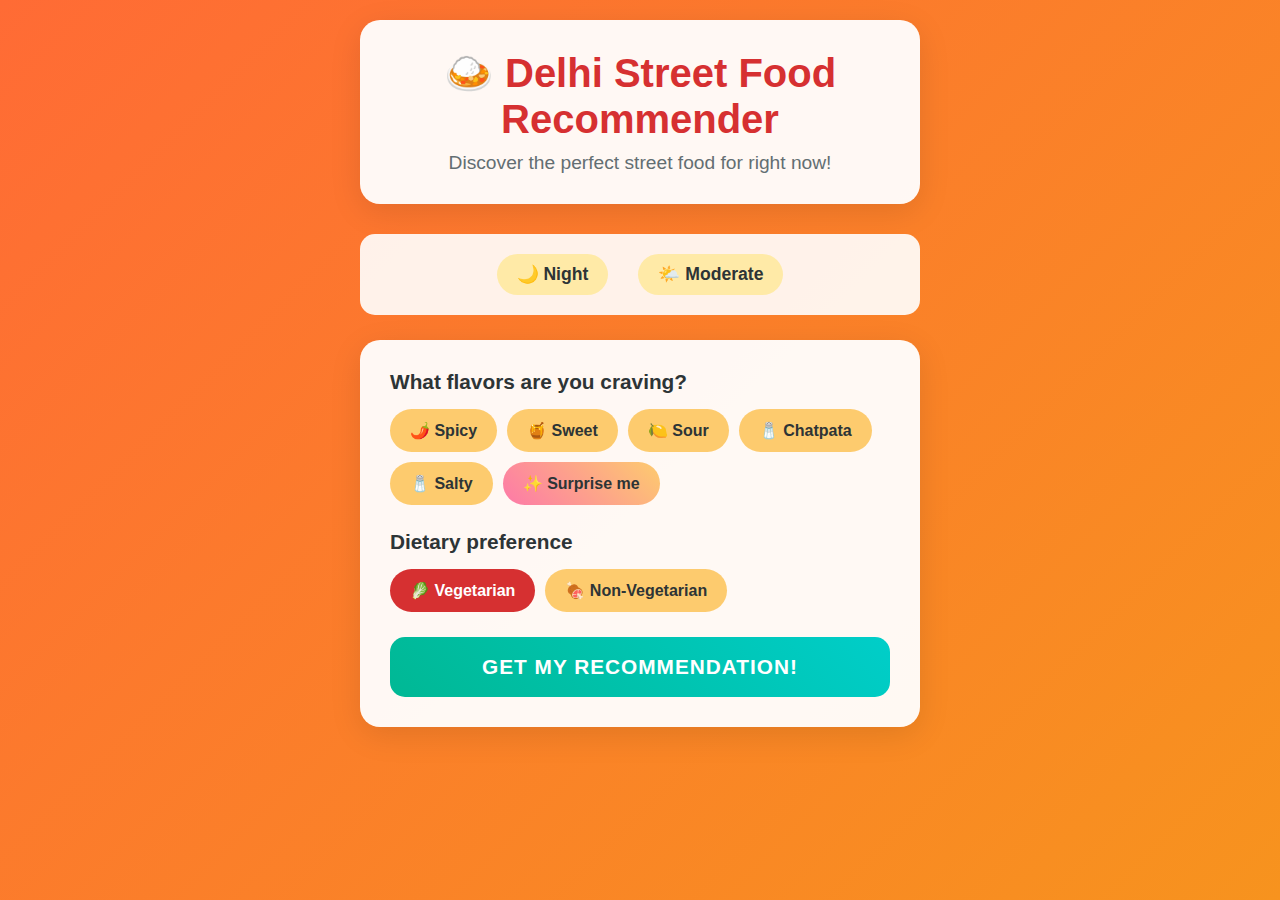
<file: index.html>
<!DOCTYPE html>
<html lang="en">
<head>
    <meta charset="UTF-8">
    <meta name="viewport" content="width=device-width, initial-scale=1.0">
    <title>Delhi Street Food Recommender</title>
    <link rel="stylesheet" href="style.css">
</head>
<body>
    <div class="container">
        <header>
            <h1>🍛 Delhi Street Food Recommender</h1>
            <p>Discover the perfect street food for right now!</p>
        </header>

        <div class="context-info">
            <div class="auto-detected">
                <span id="time-display">🕐 Evening</span>
                <span id="weather-display">🌡️ Moderate</span>
            </div>
        </div>

        <div class="preferences">
            <h3>What flavors are you craving?</h3>
            <div class="flavor-buttons">
                <button class="flavor-btn" data-flavor="spicy">🌶️ Spicy</button>
                <button class="flavor-btn" data-flavor="sweet">🍯 Sweet</button>
                <button class="flavor-btn" data-flavor="sour">🍋 Sour</button>
                <button class="flavor-btn" data-flavor="chatpata">🧂 Chatpata</button>
                <button class="flavor-btn" data-flavor="salty">🧂 Salty</button>
                <button class="flavor-btn surprise" data-flavor="surprise">✨ Surprise me</button>
            </div>

            <h3>Dietary preference</h3>
            <div class="diet-buttons">
                <button class="diet-btn active" data-diet="veg">🥬 Vegetarian</button>
                <button class="diet-btn" data-diet="non-veg">🍖 Non-Vegetarian</button>
            </div>

            <button id="get-recommendation" class="recommend-btn">Get My Recommendation!</button>
        </div>

        <div id="recommendation" class="recommendation hidden">
            <div class="food-card">
                <h2 id="food-name"></h2>
                <p id="food-description"></p>
                <div class="context-message">
                    <p id="context-reason"></p>
                </div>
            </div>
        </div>
    </div>

    <!-- Notification container -->
    <div id="notification" class="notification">
        <button class="close-btn" onclick="hideNotification()">&times;</button>
        <span id="notification-text"></span>
    </div>

    <script src="script.js"></script>
</body>
</html>
</file>
<file: style.css>
* {
    margin: 0;
    padding: 0;
    box-sizing: border-box;
}

body {
    font-family: 'Segoe UI', Tahoma, Geneva, Verdana, sans-serif;
    background: linear-gradient(135deg, #ff6b35, #f7931e);
    min-height: 100vh;
    color: #333;
}

.container {
    max-width: 600px;
    margin: 0 auto;
    padding: 20px;
}

header {
    text-align: center;
    margin-bottom: 30px;
    background: rgba(255, 255, 255, 0.95);
    padding: 30px;
    border-radius: 20px;
    box-shadow: 0 8px 32px rgba(0, 0, 0, 0.1);
}

header h1 {
    font-size: 2.5em;
    color: #d63031;
    margin-bottom: 10px;
}

header p {
    font-size: 1.2em;
    color: #636e72;
}

.context-info {
    background: rgba(255, 255, 255, 0.9);
    padding: 20px;
    border-radius: 15px;
    margin-bottom: 25px;
    text-align: center;
}

.auto-detected {
    display: flex;
    justify-content: center;
    gap: 30px;
    font-size: 1.1em;
    font-weight: 600;
}

.auto-detected span {
    background: #ffeaa7;
    padding: 10px 20px;
    border-radius: 25px;
    color: #2d3436;
}

.preferences {
    background: rgba(255, 255, 255, 0.95);
    padding: 30px;
    border-radius: 20px;
    margin-bottom: 25px;
    box-shadow: 0 8px 32px rgba(0, 0, 0, 0.1);
}

.preferences h3 {
    color: #2d3436;
    margin-bottom: 15px;
    font-size: 1.3em;
}

.flavor-buttons, .diet-buttons {
    display: flex;
    flex-wrap: wrap;
    gap: 10px;
    margin-bottom: 25px;
}

.flavor-btn, .diet-btn {
    background: #fdcb6e;
    border: none;
    padding: 12px 20px;
    border-radius: 25px;
    font-size: 1em;
    font-weight: 600;
    cursor: pointer;
    transition: all 0.3s ease;
    color: #2d3436;
}

.flavor-btn:hover, .diet-btn:hover {
    background: #e17055;
    color: white;
    transform: translateY(-2px);
}

.flavor-btn.active, .diet-btn.active {
    background: #d63031;
    color: white;
}

.surprise {
    background: linear-gradient(45deg, #fd79a8, #fdcb6e);
}

.recommend-btn {
    width: 100%;
    background: linear-gradient(45deg, #00b894, #00cec9);
    color: white;
    border: none;
    padding: 18px;
    font-size: 1.3em;
    font-weight: bold;
    border-radius: 15px;
    cursor: pointer;
    transition: all 0.3s ease;
    text-transform: uppercase;
    letter-spacing: 1px;
}

.recommend-btn:hover {
    transform: translateY(-3px);
    box-shadow: 0 10px 25px rgba(0, 184, 148, 0.3);
}

.recommendation {
    background: rgba(255, 255, 255, 0.95);
    padding: 30px;
    border-radius: 20px;
    box-shadow: 0 8px 32px rgba(0, 0, 0, 0.1);
    animation: slideUp 0.5s ease;
}

.recommendation.hidden {
    display: none;
}

.food-card h2 {
    color: #d63031;
    font-size: 2em;
    margin-bottom: 15px;
    text-align: center;
}

.food-card p {
    font-size: 1.1em;
    line-height: 1.6;
    color: #2d3436;
    margin-bottom: 20px;
}

.context-message {
    background: #ffeaa7;
    padding: 20px;
    border-radius: 15px;
    border-left: 5px solid #fdcb6e;
}

.context-message p {
    font-style: italic;
    color: #2d3436;
    margin: 0;
}

@keyframes slideUp {
    from {
        opacity: 0;
        transform: translateY(30px);
    }
    to {
        opacity: 1;
        transform: translateY(0);
    }
}

/* Notification styles */
.notification {
    position: fixed;
    top: 20px;
    right: 20px;
    background: linear-gradient(45deg, #00b894, #00cec9);
    color: white;
    padding: 20px 25px;
    border-radius: 15px;
    box-shadow: 0 8px 32px rgba(0, 184, 148, 0.3);
    z-index: 1000;
    max-width: 350px;
    transform: translateX(400px);
    transition: transform 0.4s ease;
    font-weight: 600;
    border-left: 5px solid #fdcb6e;
}

.notification.show {
    transform: translateX(0);
}

.notification .close-btn {
    position: absolute;
    top: 8px;
    right: 12px;
    background: none;
    border: none;
    color: white;
    font-size: 18px;
    cursor: pointer;
    padding: 0;
    width: 20px;
    height: 20px;
    display: flex;
    align-items: center;
    justify-content: center;
}

.notification .close-btn:hover {
    opacity: 0.7;
}

@media (max-width: 600px) {
    .container {
        padding: 15px;
    }
    
    header h1 {
        font-size: 2em;
    }
    
    .auto-detected {
        flex-direction: column;
        gap: 15px;
    }
    
    .flavor-buttons, .diet-buttons {
        justify-content: center;
    }
    
    .notification {
        top: 10px;
        right: 10px;
        left: 10px;
        max-width: none;
        transform: translateY(-100px);
    }
    
    .notification.show {
        transform: translateY(0);
    }
}
</file>
